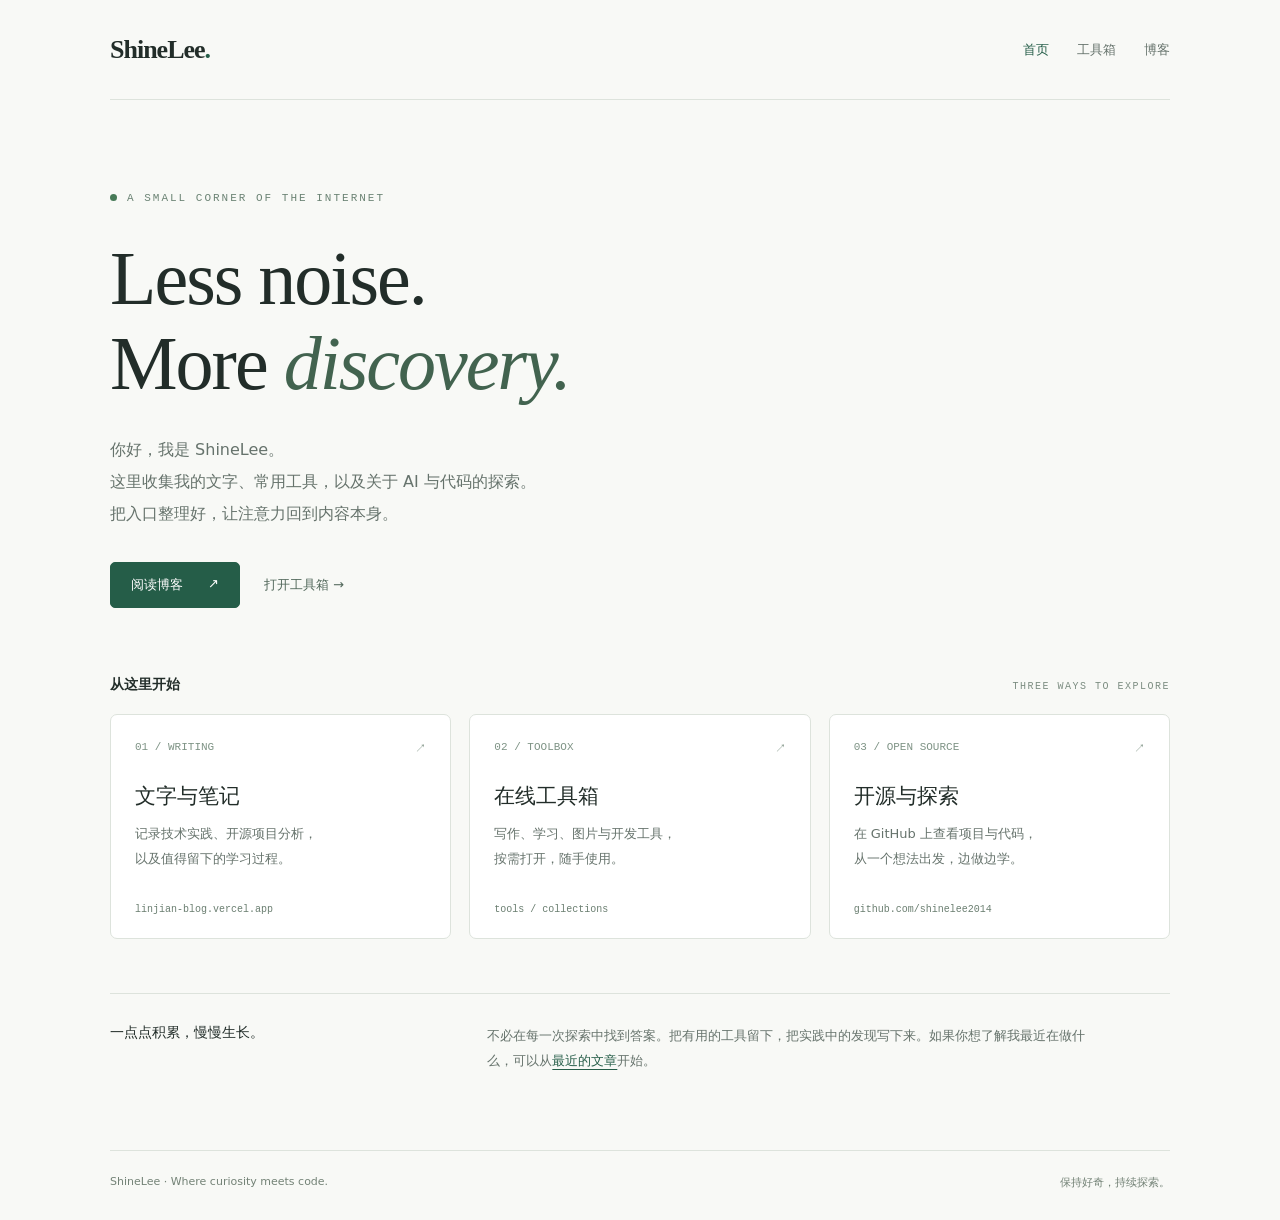
<file: index.html>
<!doctype html>
<html lang="zh-CN"><head><meta charset="UTF-8"><meta name="viewport" content="width=device-width, initial-scale=1"><meta name="description" content="ShineLee 的个人入口：博客、在线工具与开源探索。"><meta name="theme-color" content="#f8f9f6"><title>个人主页 · ShineLee</title><link rel="icon" href="data:image/svg+xml,%3Csvg xmlns='http://www.w3.org/2000/svg' viewBox='0 0 40 40'%3E%3Crect width='40' height='40' rx='8' fill='%23255d48'/%3E%3Ctext x='12' y='29' fill='white' font-size='28' font-family='Georgia'%3ES%3C/text%3E%3C/svg%3E"><link rel="stylesheet" href="style.css"></head>
<body><a class="skip" href="#main">跳到内容</a><div class="wrap"><header><a class="brand" href="index.html">ShineLee<span>.</span></a><nav aria-label="主导航"><a href="index.html" aria-current="page">首页</a><a href="tools.html">工具箱</a><a href="https://linjian-blog.vercel.app/">博客</a></nav></header><main id="main"><section class="hero"><p class="eyebrow">A SMALL CORNER OF THE INTERNET</p><h1>Less noise.<br>More <em>discovery.</em></h1><p class="intro">你好，我是 ShineLee。<br>这里收集我的文字、常用工具，以及关于 AI 与代码的探索。<br>把入口整理好，让注意力回到内容本身。</p><div class="hero-links"><a class="primary" href="https://linjian-blog.vercel.app/">阅读博客 <span aria-hidden="true">↗</span></a><a class="subtle" href="tools.html">打开工具箱 →</a></div></section><section aria-labelledby="entries"><div class="section-head"><h2 id="entries">从这里开始</h2><span>THREE WAYS TO EXPLORE</span></div><div class="entry-grid"><a class="entry" href="https://linjian-blog.vercel.app/"><span class="number">01 / WRITING <span aria-hidden="true">↗</span></span><h3>文字与笔记</h3><p>记录技术实践、开源项目分析，<br>以及值得留下的学习过程。</p><span class="destination">linjian-blog.vercel.app</span></a><a class="entry" href="tools.html"><span class="number">02 / TOOLBOX <span aria-hidden="true">↗</span></span><h3>在线工具箱</h3><p>写作、学习、图片与开发工具，<br>按需打开，随手使用。</p><span class="destination">tools / collections</span></a><a class="entry" href="https://github.com/shinelee2014"><span class="number">03 / OPEN SOURCE <span aria-hidden="true">↗</span></span><h3>开源与探索</h3><p>在 GitHub 上查看项目与代码，<br>从一个想法出发，边做边学。</p><span class="destination">github.com/shinelee2014</span></a></div></section><section class="note"><h2>一点点积累，慢慢生长。</h2><p>不必在每一次探索中找到答案。把有用的工具留下，把实践中的发现写下来。如果你想了解我最近在做什么，可以从<a href="https://linjian-blog.vercel.app/articles">最近的文章</a>开始。</p></section></main><footer><span>ShineLee · Where curiosity meets code.</span><span>保持好奇，持续探索。</span></footer></div></body></html>
</file>
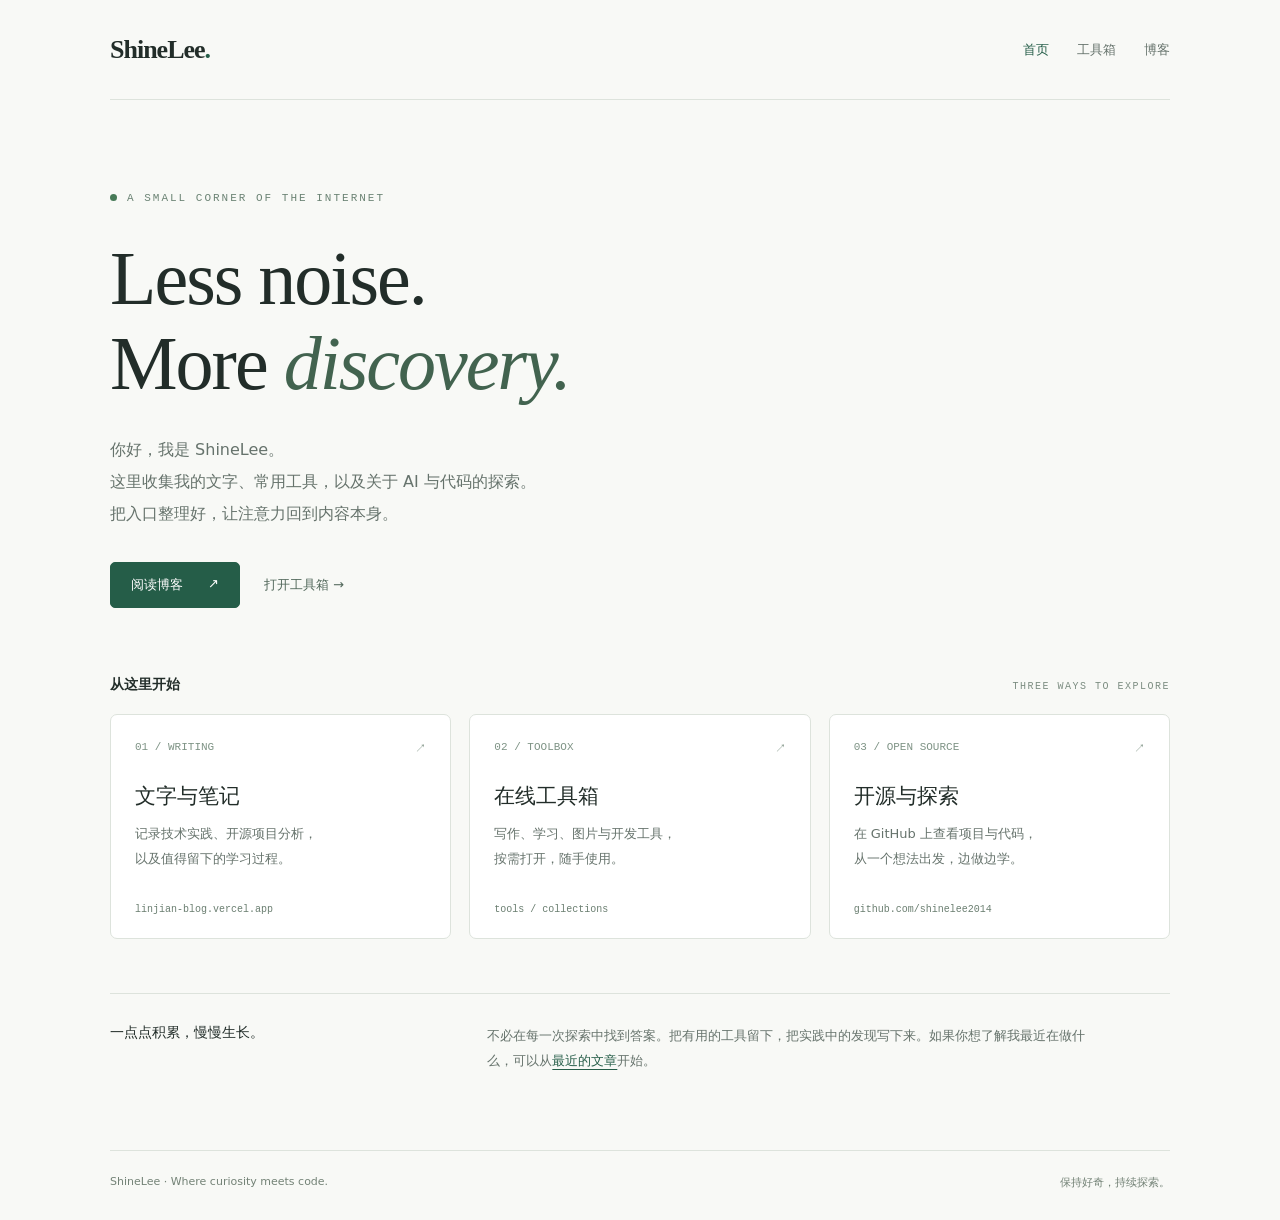
<file: overview.html>
<!doctype html>
<html lang="zh-CN"><head><meta charset="UTF-8"><meta name="viewport" content="width=device-width, initial-scale=1"><meta name="description" content="ShineLee 的个人入口：博客、在线工具与开源探索。"><meta name="theme-color" content="#f8f9f6"><title>实验室概览 · ShineLee</title><link rel="icon" href="data:image/svg+xml,%3Csvg xmlns='http://www.w3.org/2000/svg' viewBox='0 0 40 40'%3E%3Crect width='40' height='40' rx='8' fill='%23255d48'/%3E%3Ctext x='12' y='29' fill='white' font-size='28' font-family='Georgia'%3ES%3C/text%3E%3C/svg%3E"><link rel="stylesheet" href="style.css"></head>
<body><a class="skip" href="#main">跳到内容</a><div class="wrap"><header><a class="brand" href="index.html">ShineLee<span>.</span></a><nav aria-label="主导航"><a href="index.html" aria-current="page">首页</a><a href="tools.html">工具箱</a><a href="https://linjian-blog.vercel.app/">博客</a></nav></header><main id="main"><section class="hero"><p class="eyebrow">A SMALL CORNER OF THE INTERNET</p><h1>Less noise.<br>More <em>discovery.</em></h1><p class="intro">你好，我是 ShineLee。<br>这里收集我的文字、常用工具，以及关于 AI 与代码的探索。<br>把入口整理好，让注意力回到内容本身。</p><div class="hero-links"><a class="primary" href="https://linjian-blog.vercel.app/">阅读博客 <span aria-hidden="true">↗</span></a><a class="subtle" href="tools.html">打开工具箱 →</a></div></section><section aria-labelledby="entries"><div class="section-head"><h2 id="entries">从这里开始</h2><span>THREE WAYS TO EXPLORE</span></div><div class="entry-grid"><a class="entry" href="https://linjian-blog.vercel.app/"><span class="number">01 / WRITING <span aria-hidden="true">↗</span></span><h3>文字与笔记</h3><p>记录技术实践、开源项目分析，<br>以及值得留下的学习过程。</p><span class="destination">linjian-blog.vercel.app</span></a><a class="entry" href="tools.html"><span class="number">02 / TOOLBOX <span aria-hidden="true">↗</span></span><h3>在线工具箱</h3><p>写作、学习、图片与开发工具，<br>按需打开，随手使用。</p><span class="destination">tools / collections</span></a><a class="entry" href="https://github.com/shinelee2014"><span class="number">03 / OPEN SOURCE <span aria-hidden="true">↗</span></span><h3>开源与探索</h3><p>在 GitHub 上查看项目与代码，<br>从一个想法出发，边做边学。</p><span class="destination">github.com/shinelee2014</span></a></div></section><section class="note"><h2>一点点积累，慢慢生长。</h2><p>不必在每一次探索中找到答案。把有用的工具留下，把实践中的发现写下来。如果你想了解我最近在做什么，可以从<a href="https://linjian-blog.vercel.app/articles">最近的文章</a>开始。</p></section></main><footer><span>ShineLee · Where curiosity meets code.</span><span>保持好奇，持续探索。</span></footer></div></body></html>
</file>
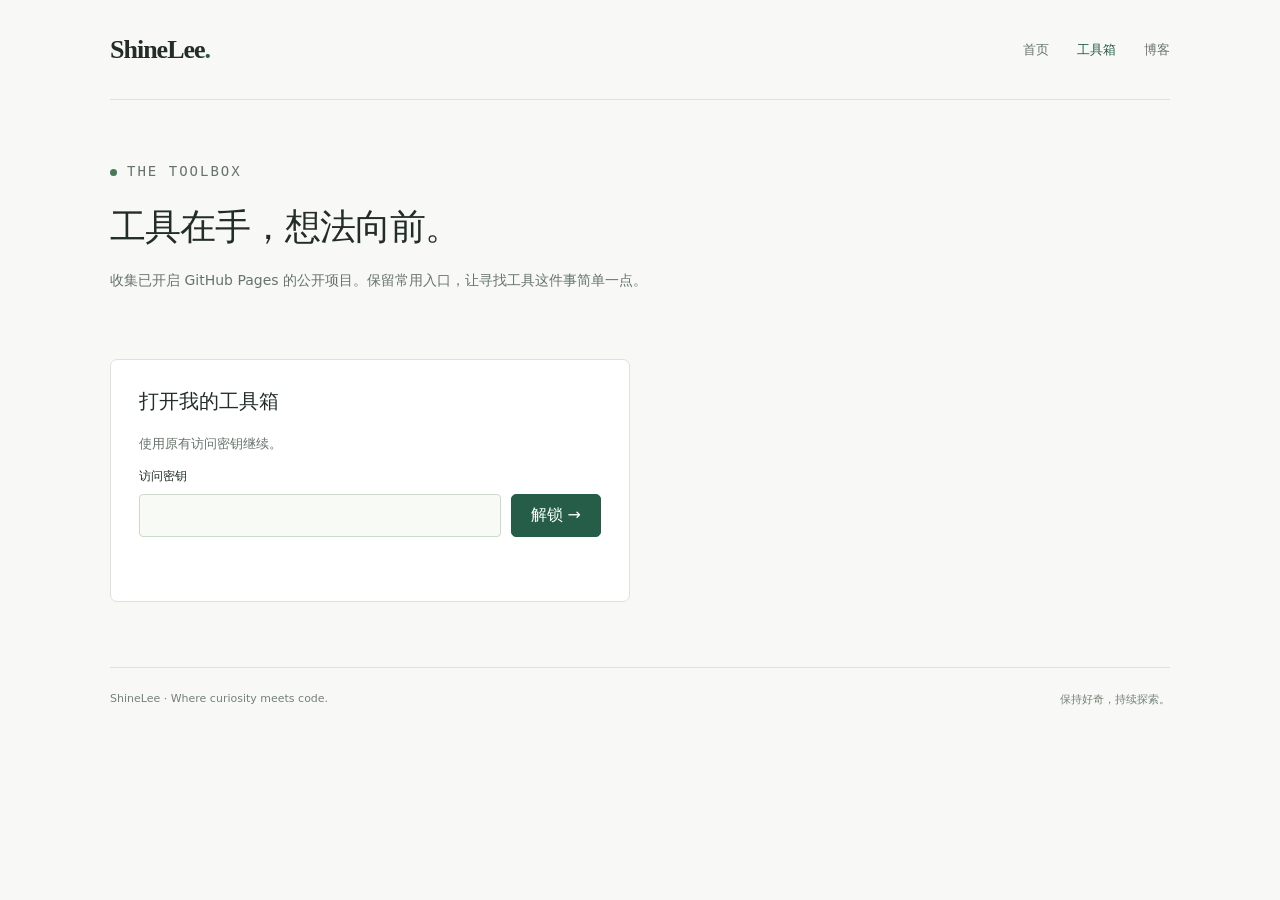
<file: tools.html>
<!doctype html>
<html lang="zh-CN"><head><meta charset="UTF-8"><meta name="viewport" content="width=device-width, initial-scale=1"><meta name="description" content="ShineLee 的个人入口：博客、在线工具与开源探索。"><meta name="theme-color" content="#f8f9f6"><title>在线工具箱 · ShineLee</title><link rel="icon" href="data:image/svg+xml,%3Csvg xmlns='http://www.w3.org/2000/svg' viewBox='0 0 40 40'%3E%3Crect width='40' height='40' rx='8' fill='%23255d48'/%3E%3Ctext x='12' y='29' fill='white' font-size='28' font-family='Georgia'%3ES%3C/text%3E%3C/svg%3E"><link rel="stylesheet" href="style.css"></head>
<body><a class="skip" href="#main">跳到内容</a><div class="wrap"><header><a class="brand" href="index.html">ShineLee<span>.</span></a><nav aria-label="主导航"><a href="index.html">首页</a><a href="tools.html" aria-current="page">工具箱</a><a href="https://linjian-blog.vercel.app/">博客</a></nav></header><main id="main"><section class="page-head"><p class="eyebrow">THE TOOLBOX</p><h1>工具在手，想法向前。</h1><p>收集已开启 GitHub Pages 的公开项目。保留常用入口，让寻找工具这件事简单一点。</p></section><section class="unlock" id="gate" aria-labelledby="unlock-title"><h2 id="unlock-title">打开我的工具箱</h2><p>使用原有访问密钥继续。</p><form id="unlock-form"><label for="password">访问密钥</label><div class="unlock-controls"><input id="password" type="password" autocomplete="current-password" required><button class="primary" type="submit">解锁 →</button></div><p id="message" class="message" role="status"></p></form><noscript><p>此解锁入口需要启用 JavaScript。</p></noscript></section><section id="directory" hidden><div class="toolbar"><label for="search">筛选<input id="search" type="search" placeholder="搜索工具名称或描述…"></label><span class="count" id="count" role="status">25 个工具</span></div><div class="tools-grid"><article class="tool" data-search="jiangshan-map 江山时序 · 中国历史交互地图时间轴 (403 BCE – Present) | Interactive Historical Atlas of China across 18 dynasties, 164 territory snapshots, ancient-to-modern place genealogy &amp; classical poetry routes"><h2>jiangshan-map</h2><p>江山时序 · 中国历史交互地图时间轴 (403 BCE – Present) | Interactive Historical Atlas of China across 18 dynasties, 164 territory snapshots, ancient-to-modern place genealogy &amp; classical poetry routes</p><div class="tool-links"><a href="https://shinelee2014.github.io/jiangshan-map/" target="_blank" rel="noopener noreferrer">打开工具 ↗</a><a href="https://github.com/shinelee2014/jiangshan-map" target="_blank" rel="noopener noreferrer">查看仓库</a></div></article><article class="tool" data-search="TypeWords Practice English, one strike, one step forward; 练习英语，一次敲击，一点进步；"><h2>TypeWords</h2><p>Practice English, one strike, one step forward; 练习英语，一次敲击，一点进步；</p><div class="tool-links"><a href="https://shinelee2014.github.io/TypeWords/" target="_blank" rel="noopener noreferrer">打开工具 ↗</a><a href="https://github.com/shinelee2014/TypeWords" target="_blank" rel="noopener noreferrer">查看仓库</a></div></article><article class="tool" data-search="diagram-design Editorial diagram design for Claude Code, Codex, GitHub Copilot, Factory Droid, and Pi. 42 diagram types. Self-contained HTML + SVG. No shadows. No Mermaid slop."><h2>diagram-design</h2><p>Editorial diagram design for Claude Code, Codex, GitHub Copilot, Factory Droid, and Pi. 42 diagram types. Self-contained HTML + SVG. No shadows. No Mermaid slop.</p><div class="tool-links"><a href="https://shinelee2014.github.io/diagram-design/" target="_blank" rel="noopener noreferrer">打开工具 ↗</a><a href="https://github.com/shinelee2014/diagram-design" target="_blank" rel="noopener noreferrer">查看仓库</a></div></article><article class="tool" data-search="mathlearn-primary 中小学数学公式概念可视化互动学习。小学数学版 (在线体验)：https://shinelee2014.github.io/mathlearn-primary/primary.html"><h2>mathlearn-primary</h2><p>中小学数学公式概念可视化互动学习。小学数学版 (在线体验)：https://shinelee2014.github.io/mathlearn-primary/primary.html</p><div class="tool-links"><a href="https://shinelee2014.github.io/mathlearn-primary/" target="_blank" rel="noopener noreferrer">打开工具 ↗</a><a href="https://github.com/shinelee2014/mathlearn-primary" target="_blank" rel="noopener noreferrer">查看仓库</a></div></article><article class="tool" data-search="english-note 从0开始学习英语语法"><h2>english-note</h2><p>从0开始学习英语语法</p><div class="tool-links"><a href="https://shinelee2014.github.io/english-note/" target="_blank" rel="noopener noreferrer">打开工具 ↗</a><a href="https://github.com/shinelee2014/english-note" target="_blank" rel="noopener noreferrer">查看仓库</a></div></article><article class="tool" data-search="math-mastery 中小学数学方法融会贯通 · 纯前端零依赖 · 参数化随机出题引擎"><h2>math-mastery</h2><p>中小学数学方法融会贯通 · 纯前端零依赖 · 参数化随机出题引擎</p><div class="tool-links"><a href="https://shinelee2014.github.io/math-mastery/" target="_blank" rel="noopener noreferrer">打开工具 ↗</a><a href="https://github.com/shinelee2014/math-mastery" target="_blank" rel="noopener noreferrer">查看仓库</a></div></article><article class="tool" data-search="markdown-studio 基于 Vditor 构建的现代高颜值在线 Markdown 阅读与编辑工作台，支持即时渲染、大纲、公式、图表与本地文件读写"><h2>markdown-studio</h2><p>基于 Vditor 构建的现代高颜值在线 Markdown 阅读与编辑工作台，支持即时渲染、大纲、公式、图表与本地文件读写</p><div class="tool-links"><a href="https://shinelee2014.github.io/markdown-studio/" target="_blank" rel="noopener noreferrer">打开工具 ↗</a><a href="https://github.com/shinelee2014/markdown-studio" target="_blank" rel="noopener noreferrer">查看仓库</a></div></article><article class="tool" data-search="threeui Open-source ThreeUI Community catalog with live interactive components and complete Community source."><h2>threeui</h2><p>Open-source ThreeUI Community catalog with live interactive components and complete Community source.</p><div class="tool-links"><a href="https://shinelee2014.github.io/threeui/" target="_blank" rel="noopener noreferrer">打开工具 ↗</a><a href="https://github.com/shinelee2014/threeui" target="_blank" rel="noopener noreferrer">查看仓库</a></div></article><article class="tool" data-search="watermark-studio-pro 在线工具与实验项目。"><h2>watermark-studio-pro</h2><p>在线工具与实验项目。</p><div class="tool-links"><a href="https://shinelee2014.github.io/watermark-studio-pro/" target="_blank" rel="noopener noreferrer">打开工具 ↗</a><a href="https://github.com/shinelee2014/watermark-studio-pro" target="_blank" rel="noopener noreferrer">查看仓库</a></div></article><article class="tool" data-search="anydoc Convert Word, PowerPoint, Excel, OpenDocument, RTF, EPUB, CSV, and PDF to clean Markdown. Built in Rust, with Node.js and Python bindings."><h2>anydoc</h2><p>Convert Word, PowerPoint, Excel, OpenDocument, RTF, EPUB, CSV, and PDF to clean Markdown. Built in Rust, with Node.js and Python bindings.</p><div class="tool-links"><a href="https://shinelee2014.github.io/anydoc/" target="_blank" rel="noopener noreferrer">打开工具 ↗</a><a href="https://github.com/shinelee2014/anydoc" target="_blank" rel="noopener noreferrer">查看仓库</a></div></article><article class="tool" data-search="watermarks-remover Multi-vendor AI provenance and watermark remover with in-browser Web UI &amp; Python stdlib service (Unicode, C2PA, EXIF, DOCX, PNG, PDF)"><h2>watermarks-remover</h2><p>Multi-vendor AI provenance and watermark remover with in-browser Web UI &amp; Python stdlib service (Unicode, C2PA, EXIF, DOCX, PNG, PDF)</p><div class="tool-links"><a href="https://shinelee2014.github.io/watermarks-remover/" target="_blank" rel="noopener noreferrer">打开工具 ↗</a><a href="https://github.com/shinelee2014/watermarks-remover" target="_blank" rel="noopener noreferrer">查看仓库</a></div></article><article class="tool" data-search="ai-agent-book 《深入理解 AI Agent：设计原理与工程实践》（李博杰 著）开源主仓库：全书正文、编译版 PDF 与按章配套代码"><h2>ai-agent-book</h2><p>《深入理解 AI Agent：设计原理与工程实践》（李博杰 著）开源主仓库：全书正文、编译版 PDF 与按章配套代码</p><div class="tool-links"><a href="https://bojieli.github.io/ai-agent-book/astro/" target="_blank" rel="noopener noreferrer">打开工具 ↗</a><a href="https://github.com/shinelee2014/ai-agent-book" target="_blank" rel="noopener noreferrer">查看仓库</a></div></article><article class="tool" data-search="up An advanced guide which might benefit you a lot 🎉 . 人生进阶指南 离谱的人生 离谱的英语学习指南/英语学习教程/英语学习/学英语"><h2>up</h2><p>An advanced guide which might benefit you a lot 🎉 . 人生进阶指南 离谱的人生 离谱的英语学习指南/英语学习教程/英语学习/学英语</p><div class="tool-links"><a href="https://shinelee2014.github.io/up/" target="_blank" rel="noopener noreferrer">打开工具 ↗</a><a href="https://github.com/shinelee2014/up" target="_blank" rel="noopener noreferrer">查看仓库</a></div></article><article class="tool" data-search="english-word 在线工具与实验项目。"><h2>english-word</h2><p>在线工具与实验项目。</p><div class="tool-links"><a href="https://shinelee2014.github.io/english-word/" target="_blank" rel="noopener noreferrer">打开工具 ↗</a><a href="https://github.com/shinelee2014/english-word" target="_blank" rel="noopener noreferrer">查看仓库</a></div></article><article class="tool" data-search="Marble3D 在线工具与实验项目。"><h2>Marble3D</h2><p>在线工具与实验项目。</p><div class="tool-links"><a href="https://shinelee2014.github.io/Marble3D/" target="_blank" rel="noopener noreferrer">打开工具 ↗</a><a href="https://github.com/shinelee2014/Marble3D" target="_blank" rel="noopener noreferrer">查看仓库</a></div></article><article class="tool" data-search="listen-pick 小学英语听句选图"><h2>listen-pick</h2><p>小学英语听句选图</p><div class="tool-links"><a href="https://shinelee2014.github.io/listen-pick/" target="_blank" rel="noopener noreferrer">打开工具 ↗</a><a href="https://github.com/shinelee2014/listen-pick" target="_blank" rel="noopener noreferrer">查看仓库</a></div></article><article class="tool" data-search="HowToCook 基于 NanoBananaPro 将原版 Markdown 教程全量转化为精美菜谱图片，让厨房实操一目了然。"><h2>HowToCook</h2><p>基于 NanoBananaPro 将原版 Markdown 教程全量转化为精美菜谱图片，让厨房实操一目了然。</p><div class="tool-links"><a href="https://shinelee2014.github.io/HowToCook/" target="_blank" rel="noopener noreferrer">打开工具 ↗</a><a href="https://github.com/shinelee2014/HowToCook" target="_blank" rel="noopener noreferrer">查看仓库</a></div></article><article class="tool" data-search="gpt_image_playground 基于 OpenAI gpt-image-2 API 的图片生成与编辑工具"><h2>gpt_image_playground</h2><p>基于 OpenAI gpt-image-2 API 的图片生成与编辑工具</p><div class="tool-links"><a href="https://gptimageplayground-five.vercel.app/" target="_blank" rel="noopener noreferrer">打开工具 ↗</a><a href="https://github.com/shinelee2014/gpt_image_playground" target="_blank" rel="noopener noreferrer">查看仓库</a></div></article><article class="tool" data-search="gpt4o-image-prompts Nano Banana(nanobanana),GPT-5(GPT5),GPT-4o(GPT4o) Image Prompts，Nanobanana Prompts，nanobanana提示词"><h2>gpt4o-image-prompts</h2><p>Nano Banana(nanobanana),GPT-5(GPT5),GPT-4o(GPT4o) Image Prompts，Nanobanana Prompts，nanobanana提示词</p><div class="tool-links"><a href="https://shinelee2014.github.io/gpt4o-image-prompts/" target="_blank" rel="noopener noreferrer">打开工具 ↗</a><a href="https://github.com/shinelee2014/gpt4o-image-prompts" target="_blank" rel="noopener noreferrer">查看仓库</a></div></article><article class="tool" data-search="DictionaryByGPT4 一本 GPT4 生成的单词书📚，超过 8000 个单词分析，涵盖了词义、例句、词根词缀、变形、文化背景、记忆技巧和小故事"><h2>DictionaryByGPT4</h2><p>一本 GPT4 生成的单词书📚，超过 8000 个单词分析，涵盖了词义、例句、词根词缀、变形、文化背景、记忆技巧和小故事</p><div class="tool-links"><a href="https://shinelee2014.github.io/DictionaryByGPT4/" target="_blank" rel="noopener noreferrer">打开工具 ↗</a><a href="https://github.com/shinelee2014/DictionaryByGPT4" target="_blank" rel="noopener noreferrer">查看仓库</a></div></article><article class="tool" data-search="ppt-master AI generates natively editable PPTX from any document — real PowerPoint shapes, not images — no design skills needed"><h2>ppt-master</h2><p>AI generates natively editable PPTX from any document — real PowerPoint shapes, not images — no design skills needed</p><div class="tool-links"><a href="https://shinelee2014.github.io/ppt-master/" target="_blank" rel="noopener noreferrer">打开工具 ↗</a><a href="https://github.com/shinelee2014/ppt-master" target="_blank" rel="noopener noreferrer">查看仓库</a></div></article><article class="tool" data-search="universal-editor-markdown Markdown、Mermaid、Markmap通用型编辑器"><h2>universal-editor-markdown</h2><p>Markdown、Mermaid、Markmap通用型编辑器</p><div class="tool-links"><a href="https://shinelee2014.github.io/universal-editor-markdown/" target="_blank" rel="noopener noreferrer">打开工具 ↗</a><a href="https://github.com/shinelee2014/universal-editor-markdown" target="_blank" rel="noopener noreferrer">查看仓库</a></div></article><article class="tool" data-search="Information-Charts-prompt notebooklm Information-Charts-prompt"><h2>Information-Charts-prompt</h2><p>notebooklm Information-Charts-prompt</p><div class="tool-links"><a href="https://shinelee2014.github.io/Information-Charts-prompt/" target="_blank" rel="noopener noreferrer">打开工具 ↗</a><a href="https://github.com/shinelee2014/Information-Charts-prompt" target="_blank" rel="noopener noreferrer">查看仓库</a></div></article><article class="tool" data-search="remover-gemini 移除Gemini 和 NotebookLM浮水印"><h2>remover-gemini</h2><p>移除Gemini 和 NotebookLM浮水印</p><div class="tool-links"><a href="https://shinelee2014.github.io/remover-gemini/" target="_blank" rel="noopener noreferrer">打开工具 ↗</a><a href="https://github.com/shinelee2014/remover-gemini" target="_blank" rel="noopener noreferrer">查看仓库</a></div></article><article class="tool" data-search="ebook-treasure-chest 电子书下载宝库 · 汇聚24,000+本电子书资源，涵盖经典文学、经管励志、终身学习与技术手册，支持在线快速检索与多格式下载"><h2>ebook-treasure-chest</h2><p>电子书下载宝库 · 汇聚24,000+本电子书资源，涵盖经典文学、经管励志、终身学习与技术手册，支持在线快速检索与多格式下载</p><div class="tool-links"><a href="https://shinelee2014.github.io/ebook-treasure-chest/" target="_blank" rel="noopener noreferrer">打开工具 ↗</a><a href="https://github.com/shinelee2014/ebook-treasure-chest" target="_blank" rel="noopener noreferrer">查看仓库</a></div></article></div><p id="empty" class="empty" hidden>没有匹配的工具，试试其他关键词。</p><p class="directory-note">目录随站点一同提供，打开时无需请求 GitHub API。工具本身的可用性由各项目维护。</p></section></main><footer><span>ShineLee · Where curiosity meets code.</span><span>保持好奇，持续探索。</span></footer></div><script defer src="tools.js" data-digest="2d1d92b1f4cc7fd3ef215da88c2826ab3ec2ced95b388b395b658c41b349c90e"></script></body></html>
</file>
<file: style.css>
:root{font-family:system-ui,-apple-system,"Segoe UI","Microsoft YaHei",sans-serif;background:#f8f9f6;color:#222d29;--muted:#66736c;--line:#dde3dc;--accent:#255d48}*{box-sizing:border-box}body{margin:0}a{color:inherit;text-decoration:none}button,input{font:inherit}button{cursor:pointer}a:focus-visible,button:focus-visible,input:focus-visible,summary:focus-visible{outline:3px solid #37775b;outline-offset:5px}::selection{background:#cee3d0}[hidden]{display:none!important}.wrap{width:min(1060px,calc(100% - 64px));margin:auto}.skip{position:absolute;left:16px;top:-80px;background:#255d48;color:white;padding:10px;z-index:5}.skip:focus{top:10px}header{display:flex;justify-content:space-between;align-items:center;height:100px;border-bottom:1px solid var(--line)}.brand{font-family:Georgia,serif;font-size:26px;font-weight:bold;letter-spacing:-1px}.brand span{color:var(--accent)}nav{display:flex;gap:28px;color:#66736c;font-size:13px}nav a:hover,nav a[aria-current]{color:var(--accent)}.hero{padding:90px 0 68px;max-width:800px}.eyebrow{font:11px/1.6 ui-monospace,Consolas,monospace;letter-spacing:2px;color:#6b8374;margin:0 0 28px}.eyebrow:before{content:'';display:inline-block;width:7px;height:7px;background:#477a57;border-radius:50%;margin-right:10px}.hero h1{font:400 clamp(44px,6.5vw,76px)/1.12 Georgia,"Songti SC",serif;letter-spacing:-2px;margin:0 0 28px}.hero h1 em{font-style:italic;color:#42634f}.intro{font-size:16px;line-height:2;color:var(--muted);max-width:560px;margin:0}.hero-links{display:flex;gap:24px;align-items:center;margin-top:32px;font-size:13px}.primary{display:inline-flex;gap:25px;padding:13px 20px;background:#255d48;color:white;border:1px solid #255d48;border-radius:5px}.primary:hover{background:#1b4837}.subtle{color:#52685b}.section-head{display:flex;justify-content:space-between;align-items:baseline;margin-bottom:20px}.section-head h2{font-size:14px;font-weight:600;margin:0}.section-head span{font:10px ui-monospace,monospace;color:#7c8d81;letter-spacing:1.5px}.entry-grid{display:grid;grid-template-columns:repeat(3,1fr);gap:18px}.entry{padding:26px 24px 23px;background:#fff;border:1px solid var(--line);border-radius:7px;display:flex;flex-direction:column;min-height:225px;transition:border-color .18s}.entry:hover{border-color:#759780}.entry .number{font:11px ui-monospace,monospace;color:#7e9385;display:flex;justify-content:space-between}.entry h3{font-size:21px;font-weight:500;margin:26px 0 12px}.entry p{font-size:13px;line-height:1.9;color:var(--muted);margin:0 0 22px}.entry .destination{font:10px ui-monospace,monospace;color:#6a7e70;margin-top:auto}.note{display:grid;grid-template-columns:1fr 2fr;gap:36px;border-top:1px solid var(--line);margin-top:54px;padding:30px 0 12px}.note h2{font-size:14px;font-weight:500;margin:0}.note p{font-size:13px;color:var(--muted);line-height:1.9;margin:0;max-width:620px}.note a{color:var(--accent);text-decoration:underline;text-underline-offset:4px}footer{border-top:1px solid var(--line);margin-top:65px;padding:24px 0 30px;display:flex;justify-content:space-between;gap:15px;font-size:11px;color:#738276}.page-head{padding:58px 0 32px}.page-head h1{font-size:36px;font-weight:500;letter-spacing:-1px;margin:0 0 15px}.page-head .eyebrow{margin-bottom:18px}.page-head p{color:var(--muted);font-size:14px;line-height:1.9;max-width:650px}.unlock{max-width:520px;border:1px solid var(--line);padding:28px;border-radius:7px;background:white;margin:20px 0 55px}.unlock h2{font-size:20px;font-weight:500;margin-top:0}.unlock p{font-size:13px;color:var(--muted);line-height:1.8}.unlock label{display:block;font-size:12px;margin-bottom:9px}.unlock-controls{display:flex;gap:10px}.unlock input{min-width:0;flex:1;background:#f8faf6;border:1px solid #cdd9cc;border-radius:4px;padding:11px}.unlock button{padding:10px 19px;white-space:nowrap}.message{min-height:24px!important;color:#a34036!important;font-size:12px!important;margin-bottom:0}.toolbar{display:flex;justify-content:space-between;align-items:center;gap:20px;margin:12px 0 25px}.toolbar label{display:flex;align-items:center;gap:12px;font-size:12px;color:var(--muted);width:min(100%,440px)}.toolbar input{width:100%;min-width:0;background:#fff;border:1px solid var(--line);border-radius:5px;padding:12px}.count{font:11px ui-monospace,monospace;color:#6a7e70;white-space:nowrap}.tools-grid{display:grid;grid-template-columns:1fr 1fr;gap:0 36px}.tool{padding:24px 0;border-top:1px solid var(--line);min-width:0}.tool h2{font-size:18px;font-weight:500;margin:0 0 11px;overflow-wrap:anywhere}.tool p{font-size:13px;line-height:1.85;color:var(--muted);margin:0 0 18px;overflow-wrap:anywhere}.tool-links{display:flex;gap:20px;font-size:12px;color:var(--accent)}.tool-links a:hover{text-decoration:underline}.empty{padding:35px;text-align:center;color:var(--muted);font-size:14px}.directory-note{font-size:12px;color:var(--muted);line-height:1.8;margin-top:30px}.back{font-size:12px;color:var(--accent)}@media(max-width:700px){.wrap{width:calc(100% - 40px)}header{height:80px}.brand{font-size:23px}nav{gap:18px;font-size:12px}.hero{padding:62px 0 45px}.hero h1{font-size:52px}.intro{font-size:14px}.entry-grid{grid-template-columns:1fr}.entry{min-height:0;padding:24px}.entry h3{margin:18px 0 10px}.entry .destination{margin-top:4px}.note{grid-template-columns:1fr;gap:16px;margin-top:36px}.tools-grid{grid-template-columns:1fr}.toolbar{align-items:start;flex-direction:column;gap:12px}.toolbar label{width:100%}footer{margin-top:45px;flex-wrap:wrap;font-size:10px}.unlock{padding:22px}.page-head{padding-top:38px}.page-head h1{font-size:31px}}@media(prefers-reduced-motion:reduce){*{transition:none!important}}
</file>
